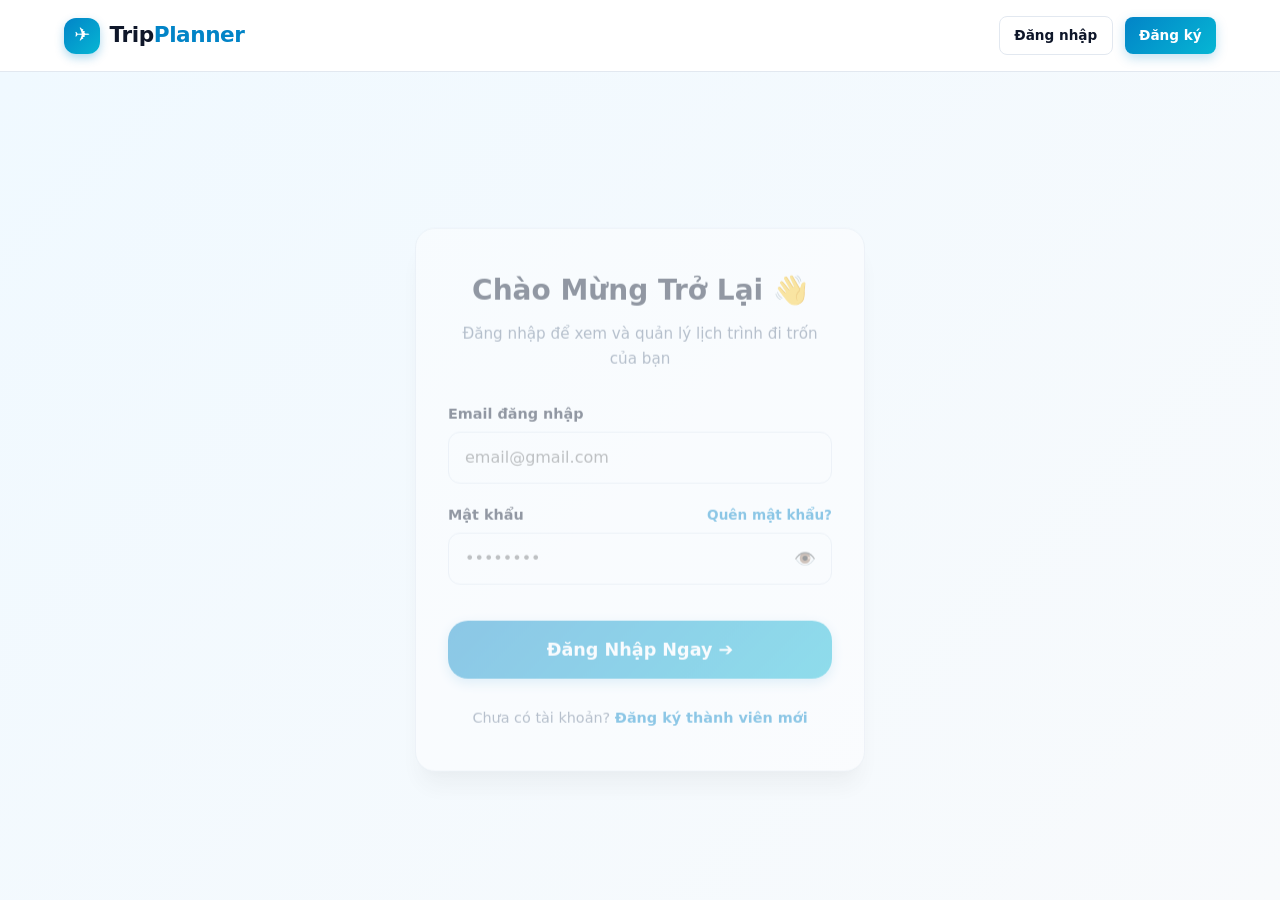
<file: itinerary.html>
<!DOCTYPE html>
<html lang="vi">

<head>
  <meta charset="UTF-8">
  <meta name="viewport" content="width=device-width, initial-scale=1.0">
  <meta name="description" content="Quản lý danh sách chuyến đi đã tạo, theo dõi chi tiêu thực tế và danh mục chuẩn bị hành lý.">
  <title>Lịch Trình Của Tôi - Smart Trip Planner</title>
  
  <!-- CSS Stylesheets -->
  <link rel="stylesheet" href="assets/css/style.css">
  <link rel="stylesheet" href="assets/css/animation.css">
  <link rel="stylesheet" href="assets/css/responsive.css">
  <link rel="stylesheet" href="assets/css/itinerary.css">
</head>
<body>

  <!-- Header & Navbar (Khang) -->
  <header class="site-header">
    <div class="container">
      <nav class="navbar">
        <a href="index.html" class="brand-logo">
          <div class="logo-icon">✈️</div>
          <span>Trip<span>Planner</span></span>
        </a>

        <ul class="nav-links">
          <li><a href="index.html" class="nav-link">Trang chủ</a></li>
          <li><a href="destinations.html" class="nav-link">Khám phá</a></li>
          <li><a href="planner.html" class="nav-link">Lập lịch trình</a></li>
          <li><a href="itinerary.html" class="nav-link active">Lịch trình của tôi</a></li>
        </ul>

        <div class="nav-actions">
          <a href="login.html" class="btn btn-outline btn-sm">Đăng nhập</a>
        </div>

        <button class="mobile-toggle" aria-label="Toggle navigation">☰</button>
      </nav>
    </div>
  </header>

  <!-- Page Title (Huy) -->
  <div style="background: linear-gradient(180deg, #f0f9ff 0%, #f8fafc 100%); padding: 3rem 0; border-bottom: 1px solid var(--border-light);">
    <div class="container">
      <div style="display: flex; justify-content: space-between; align-items: center; flex-wrap: wrap; gap: 1.5rem;">
        <div>
          <span class="section-tag">Quản Lý Chuyến Đi</span>
          <h1 class="section-title" style="margin-bottom: 0.5rem;">Lịch Trình Của Tôi 🧳</h1>
          <p class="section-subtitle">Danh sách chuyến đi, theo dõi chi tiêu và danh mục chuẩn bị hành lý.</p>
        </div>
        <div style="display: flex; gap: 0.75rem;">
          <button class="btn btn-outline btn-lg" onclick="window.print()">
            🖨️ Xuất In / PDF
          </button>
          <a href="planner.html" class="btn btn-primary btn-lg">
            + Tạo chuyến đi mới 🚀
          </a>
        </div>
      </div>
    </div>
  </div>

  <!-- Main Content (Huy) -->
  <main class="container section" style="padding-top: 2rem;">
    <!-- Navigation Tabs -->
    <div class="tab-nav-bar">
      <button class="itinerary-tab-btn active" data-target="tabTrips">
        🗺️ Chuyến Đi Đã Lưu
      </button>
      <button class="itinerary-tab-btn" data-target="tabExpenses">
        💰 Sổ Chi Tiêu Thực Tế
      </button>
      <button class="itinerary-tab-btn" data-target="tabChecklist">
        📝 Checklist Hành Lý
      </button>
    </div>

    <!-- TAB 1: DANH SÁCH CHUYẾN ĐI -->
    <div class="itinerary-tab-pane" id="tabTrips">
      <div id="myTripsList">
        <!-- Rendered dynamically by itinerary.js -->
      </div>

      <div id="noTripsSaved" style="display: none; text-align: center; padding: 5rem 1rem; background: var(--bg-surface); border: 2px dashed var(--border-light); border-radius: var(--radius-lg);">
        <div style="font-size: 3.5rem; margin-bottom: 1rem;">🌴</div>
        <h3 style="font-size: 1.35rem; font-weight: 800;">Bạn chưa lưu chuyến đi nào!</h3>
        <p style="color: var(--text-muted); margin: 0.75rem auto 1.75rem auto; max-width: 400px;">
          Hãy vào phần Lập lịch trình để tạo ngay kế hoạch đi trốn và lưu lại tại đây nhé.
        </p>
        <a href="planner.html" class="btn btn-primary">Bắt đầu tạo lịch trình ngay 🚀</a>
      </div>
    </div>

    <!-- TAB 2: SỔ CHI TIÊU THỰC TẾ (EXPENSE TRACKER) -->
    <div class="itinerary-tab-pane" id="tabExpenses" style="display: none;">
      <div style="display: grid; grid-template-columns: 1fr 2fr; gap: 2rem; align-items: flex-start;">
        <!-- Add Expense Form -->
        <div class="card" style="padding: 1.75rem;">
          <h3 style="font-size: 1.2rem; font-weight: 800; margin-bottom: 1.25rem;">➕ Ghi Nhận Chi Tiêu</h3>
          <form id="addExpenseForm">
            <div class="form-group">
              <label class="form-label" for="expTitle">Tên khoản chi</label>
              <input type="text" id="expTitle" class="form-control" placeholder="Tiền xăng, bữa tối, vé cáp treo..." required>
            </div>

            <div class="form-group">
              <label class="form-label" for="expAmount">Số tiền (VNĐ)</label>
              <input type="number" id="expAmount" class="form-control" placeholder="150000" step="10000" required>
            </div>

            <div class="form-group">
              <label class="form-label" for="expCategory">Phân loại danh mục</label>
              <select id="expCategory" class="form-control">
                <option value="Ăn uống">🍜 Ăn uống & Ẩm thực</option>
                <option value="Lưu trú">🏨 Phòng khách sạn / Homestay</option>
                <option value="Di chuyển">🛵 Xăng xe / Thuê xe / Vé xe</option>
                <option value="Vé tham quan">🎟️ Vé vào cổng / Tour trải nghiệm</option>
                <option value="Mua sắm & Quà">🎁 Quà lưu niệm & Mua sắm</option>
              </select>
            </div>

            <button type="submit" class="btn btn-primary" style="width: 100%; margin-top: 0.5rem;">
              Thêm khoản chi 💵
            </button>
          </form>
        </div>

        <!-- Expenses Table & Total -->
        <div>
          <div style="background: var(--bg-surface); padding: 1.25rem 1.5rem; border-radius: var(--radius-lg); border: 1px solid var(--border-light); margin-bottom: 1.5rem; display: flex; justify-content: space-between; align-items: center;">
            <div>
              <div style="font-size: 0.85rem; color: var(--text-muted);">Tổng chi tiêu thực tế đã ghi nhận:</div>
              <div style="font-size: 1.85rem; font-weight: 800; color: var(--accent);" id="expenseTotalSpent">0 đ</div>
            </div>
            <span class="badge badge-secondary" style="font-size: 0.9rem; padding: 0.4rem 0.8rem;">Đã đồng bộ LocalStorage</span>
          </div>

          <table class="expense-table">
            <thead>
              <tr>
                <th>STT</th>
                <th>Khoản chi</th>
                <th>Danh mục</th>
                <th>Ngày chi</th>
                <th>Số tiền</th>
                <th style="text-align: center;">Thao tác</th>
              </tr>
            </thead>
            <tbody id="expenseTableBody">
              <!-- Rendered by JS -->
            </tbody>
          </table>
        </div>
      </div>
    </div>

    <!-- TAB 3: CHECKLIST HÀNH LÝ -->
    <div class="itinerary-tab-pane" id="tabChecklist" style="display: none;">
      <div style="display: grid; grid-template-columns: 1.2fr 0.8fr; gap: 2.5rem; align-items: flex-start;">
        <!-- Checklist Items List -->
        <div class="card" style="padding: 2rem;">
          <div style="display: flex; justify-content: space-between; align-items: center; margin-bottom: 0.5rem;">
            <h3 style="font-size: 1.25rem; font-weight: 800;">🎒 Danh Sách Đồ Cần Mang</h3>
            <span id="checklistProgressText" style="font-size: 0.9rem; font-weight: 700; color: var(--primary);">0%</span>
          </div>

          <!-- Progress Bar -->
          <div class="progress-bar-wrap">
            <div class="progress-bar-fill" id="checklistProgressBar" style="width: 0%;"></div>
          </div>

          <div id="checklistContainer" style="margin-top: 1.5rem;">
            <!-- Rendered by JS -->
          </div>
        </div>

        <!-- Add Custom Item Form -->
        <div class="card" style="padding: 1.75rem;">
          <h3 style="font-size: 1.15rem; font-weight: 800; margin-bottom: 1.25rem;">➕ Thêm Vật Dụng Mới</h3>
          <form id="addChecklistForm">
            <div class="form-group">
              <label class="form-label" for="chkItemName">Tên món đồ</label>
              <input type="text" id="chkItemName" class="form-control" placeholder="Kính râm, sạc tai nghe, dù..." required>
            </div>

            <div class="form-group">
              <label class="form-label" for="chkItemCategory">Nhóm đồ</label>
              <select id="chkItemCategory" class="form-control">
                <option value="Giấy tờ tùy thân">📄 Giấy tờ tùy thân</option>
                <option value="Đồ điện tử">📱 Đồ điện tử & Công nghệ</option>
                <option value="Trang phục">👕 Trang phục & Giày dép</option>
                <option value="Y tế & Cá nhân">💊 Y tế & Đồ dùng cá nhân</option>
                <option value="Khác">🎒 Đồ dùng khác</option>
              </select>
            </div>

            <button type="submit" class="btn btn-primary" style="width: 100%; margin-top: 0.5rem;">
              Thêm vào danh sách 📋
            </button>
          </form>
        </div>
      </div>
    </div>
  </main>

  <!-- Footer (Khang) -->
  <footer class="site-footer">
    <div class="container">
      <div class="footer-bottom" style="border-top: none;">
        <p>&copy; 2026 Smart Trip Planner.</p>
        <p><a href="index.html" style="color: #38bdf8;">Về trang chủ</a></p>
      </div>
    </div>
  </footer>

  <!-- Scripts -->
  <script src="assets/js/data.js"></script>
  <script src="assets/js/main.js"></script>
  <script src="assets/js/itinerary.js"></script>
</body>
</html>
</file>
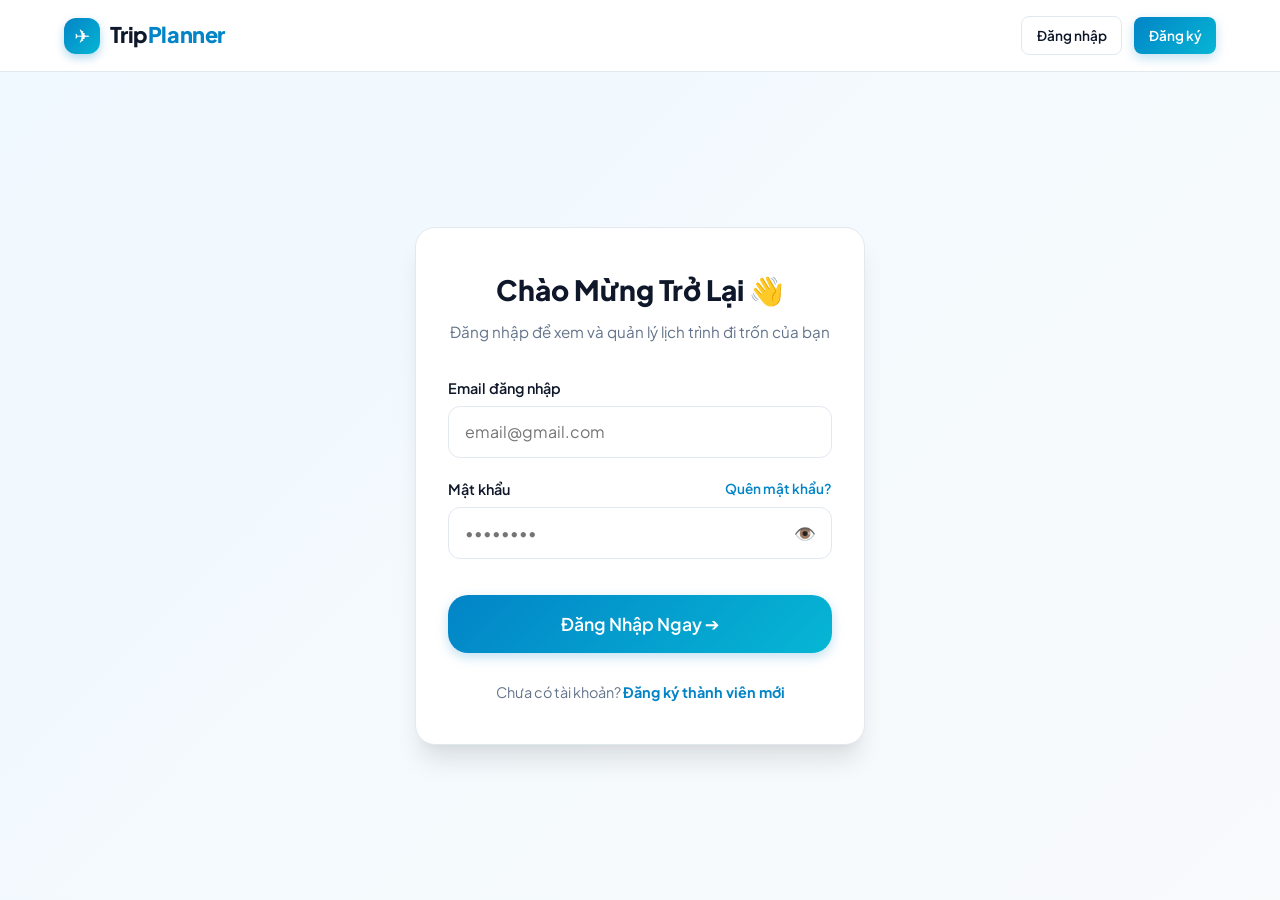
<file: login.html>
<!doctype html>
<html lang="vi">

  <head>
    <meta charset="UTF-8" />
    <meta name="viewport" content="width=device-width, initial-scale=1.0" />
    <meta
      name="description"
      content="Đăng nhập tài khoản Smart Trip Planner để quản lý các chuyến đi của bạn."
    />
    <title>Đăng Nhập - Smart Trip Planner</title>

    <!-- CSS Stylesheets -->
    <link rel="stylesheet" href="assets/css/style.css?v=2.2" />
    <link rel="stylesheet" href="assets/css/animation.css?v=2.2" />
    <link rel="stylesheet" href="assets/css/responsive.css?v=2.2" />
    <link rel="stylesheet" href="assets/css/auth.css?v=2.2" />
  </head>
  <body>
    <!-- Header (Khang) -->
    <header class="site-header">
      <div class="container">
        <nav class="navbar">
          <a href="index.html" class="brand-logo">
            <div class="logo-icon">✈️</div>
            <span>Trip<span>Planner</span></span>
          </a>
          <div class="nav-actions">
            <a href="register.html" class="btn btn-primary btn-sm"
              >Đăng ký tài khoản</a
            >
          </div>
        </nav>
      </div>
    </header>

    <!-- Auth Content (Huy & Khang) -->
    <main class="auth-page-wrapper">
      <div class="auth-card animate-fade-in-up" id="loginCard">
        <div class="auth-header">
          <h1 class="auth-title">Chào Mừng Trở Lại 👋</h1>
          <p class="auth-subtitle">
            Đăng nhập để xem và quản lý lịch trình đi trốn của bạn
          </p>
        </div>

        <!-- Khung thông báo lỗi trực tiếp bên trong form -->
        <div id="loginAlert" class="auth-alert error" style="display: none">
          <span class="auth-alert-icon">⚠️</span>
          <span id="loginAlertText" class="auth-alert-text"
            >Email hoặc mật khẩu không chính xác!</span
          >
        </div>

        <form id="loginForm" onsubmit="handleLoginSubmit(event)">
          <div class="form-group">
            <label class="form-label" for="loginEmail">Email đăng nhập</label>
            <input
              type="email"
              id="loginEmail"
              class="form-control"
              placeholder="email@gmail.com"
              required
              autocomplete="email"
            />
          </div>

          <div class="form-group">
            <div
              style="
                display: flex;
                justify-content: space-between;
                align-items: center;
              "
            >
              <label class="form-label" for="loginPassword">Mật khẩu</label>
              <a
                href="javascript:void(0)"
                onclick="openForgotPasswordModal()"
                style="
                  font-size: 0.85rem;
                  color: var(--primary);
                  font-weight: 600;
                  text-decoration: none;
                "
                >Quên mật khẩu?</a
              >
            </div>
            <div class="password-input-group">
              <input
                type="password"
                id="loginPassword"
                class="form-control"
                placeholder="••••••••"
                required
                autocomplete="current-password"
              />
              <button
                type="button"
                class="password-toggle-btn"
                onclick="togglePasswordVisibility('loginPassword', this)"
              >
                👁️
              </button>
            </div>
          </div>

          <button
            type="submit"
            class="btn btn-primary btn-lg"
            style="width: 100%; margin-top: 1rem"
            id="btnLoginSubmit"
          >
            Đăng Nhập Ngay ➔
          </button>
        </form>

        <div class="auth-footer-text">
          Chưa có tài khoản? <a href="register.html">Đăng ký thành viên mới</a>
        </div>
      </div>
    </main>

    <!-- Modal Quên Mật Khẩu -->
    <div
      id="forgotPasswordModal"
      class="auth-modal-overlay"
      style="display: none"
    >
      <div class="auth-modal-dialog">
        <div class="auth-modal-header">
          <h3>🔒 Khôi Phục Mật Khẩu</h3>
          <button
            type="button"
            class="auth-modal-close"
            onclick="closeForgotPasswordModal()"
          >
            &times;
          </button>
        </div>
        <div class="auth-modal-body">
          <!-- Bước 1: Nhập Email -->
          <div id="forgotStep1">
            <p
              style="
                color: var(--text-muted);
                font-size: 0.9rem;
                margin-bottom: 1.25rem;
              "
            >
              Nhập địa chỉ email đăng ký tài khoản của bạn. Hệ thống sẽ gửi mã
              xác nhận OTP gồm 6 chữ số để bạn đặt lại mật khẩu mới.
            </p>
            <div
              id="forgotAlertStep1"
              class="auth-alert error"
              style="display: none"
            >
              <span class="auth-alert-icon">⚠️</span>
              <span class="auth-alert-text" id="forgotAlertStep1Text"></span>
            </div>
            <form id="forgotFormStep1" onsubmit="handleSendOtp(event)">
              <div class="form-group">
                <label class="form-label" for="forgotEmail"
                  >Email đã đăng ký</label
                >
                <input
                  type="email"
                  id="forgotEmail"
                  class="form-control"
                  placeholder="khang@gmail.com"
                  required
                />
              </div>
              <button
                type="submit"
                class="btn btn-primary btn-lg"
                style="width: 100%; margin-top: 0.5rem"
                id="btnSendOtp"
              >
                Gửi Mã Xác Nhận OTP ➔
              </button>
            </form>
          </div>

          <!-- Bước 2: Nhập OTP & Đặt mật khẩu mới -->
          <div id="forgotStep2" style="display: none">
            <div class="otp-notice-box">
              <p
                style="
                  margin: 0;
                  font-size: 0.95rem;
                  color: #065f46;
                  font-weight: 600;
                "
              >
                📩 Mã OTP khôi phục đã gửi đến Gmail: <br />
                <strong
                  id="displayTargetEmail"
                  style="font-size: 1.05rem; color: #047857"
                ></strong>
              </p>
              <div
                style="
                  margin-top: 0.75rem;
                  font-size: 0.85rem;
                  color: #047857;
                  background: #e6f4ea;
                  padding: 0.5rem 0.75rem;
                  border-radius: 8px;
                "
              >
                👉 Vui lòng mở hộp thư Gmail của bạn để lấy mã OTP 6 số.
              </div>
            </div>
            <div
              id="forgotAlertStep2"
              class="auth-alert error"
              style="display: none"
            >
              <span class="auth-alert-icon">⚠️</span>
              <span id="forgotAlertStep2Text" class="auth-alert-text"></span>
            </div>
            <form id="forgotFormStep2" onsubmit="handleResetPassword(event)">
              <div class="form-group">
                <label class="form-label" for="forgotOtp"
                  >Nhập mã OTP từ Gmail (6 chữ số)</label
                >
                <input
                  type="text"
                  id="forgotOtp"
                  class="form-control"
                  placeholder="______"
                  maxlength="6"
                  pattern="[0-9]{6}"
                  required
                  style="
                    letter-spacing: 6px;
                    font-weight: bold;
                    font-size: 1.25rem;
                    text-align: center;
                  "
                />
              </div>
              <div class="form-group">
                <label class="form-label" for="forgotNewPassword"
                  >Mật khẩu mới</label
                >
                <div class="password-input-group">
                  <input
                    type="password"
                    id="forgotNewPassword"
                    class="form-control"
                    placeholder="Tối thiểu 6 ký tự"
                    minlength="6"
                    required
                  />
                  <button
                    type="button"
                    class="password-toggle-btn"
                    onclick="
                      togglePasswordVisibility('forgotNewPassword', this)
                    "
                  >
                    👁️
                  </button>
                </div>
              </div>
              <div class="form-group">
                <label class="form-label" for="forgotConfirmPassword"
                  >Xác nhận mật khẩu mới</label
                >
                <div class="password-input-group">
                  <input
                    type="password"
                    id="forgotConfirmPassword"
                    class="form-control"
                    placeholder="Nhập lại mật khẩu mới"
                    minlength="6"
                    required
                  />
                  <button
                    type="button"
                    class="password-toggle-btn"
                    onclick="
                      togglePasswordVisibility('forgotConfirmPassword', this)
                    "
                  >
                    👁️
                  </button>
                </div>
              </div>
              <div style="display: flex; gap: 0.75rem; margin-top: 1rem">
                <button
                  type="button"
                  class="btn btn-secondary"
                  style="flex: 1"
                  onclick="backToStep1()"
                >
                  Quay lại
                </button>
                <button
                  type="submit"
                  class="btn btn-primary"
                  style="flex: 2"
                  id="btnConfirmReset"
                >
                  Đổi Mật Khẩu ➔
                </button>
              </div>
            </form>
          </div>
        </div>
      </div>
    </div>

    <!-- Scripts -->
    <script src="assets/js/main.js?v=2.2"></script>
    <script src="assets/js/auth.js?v=2.2"></script>
  </body>
</html>
</file>
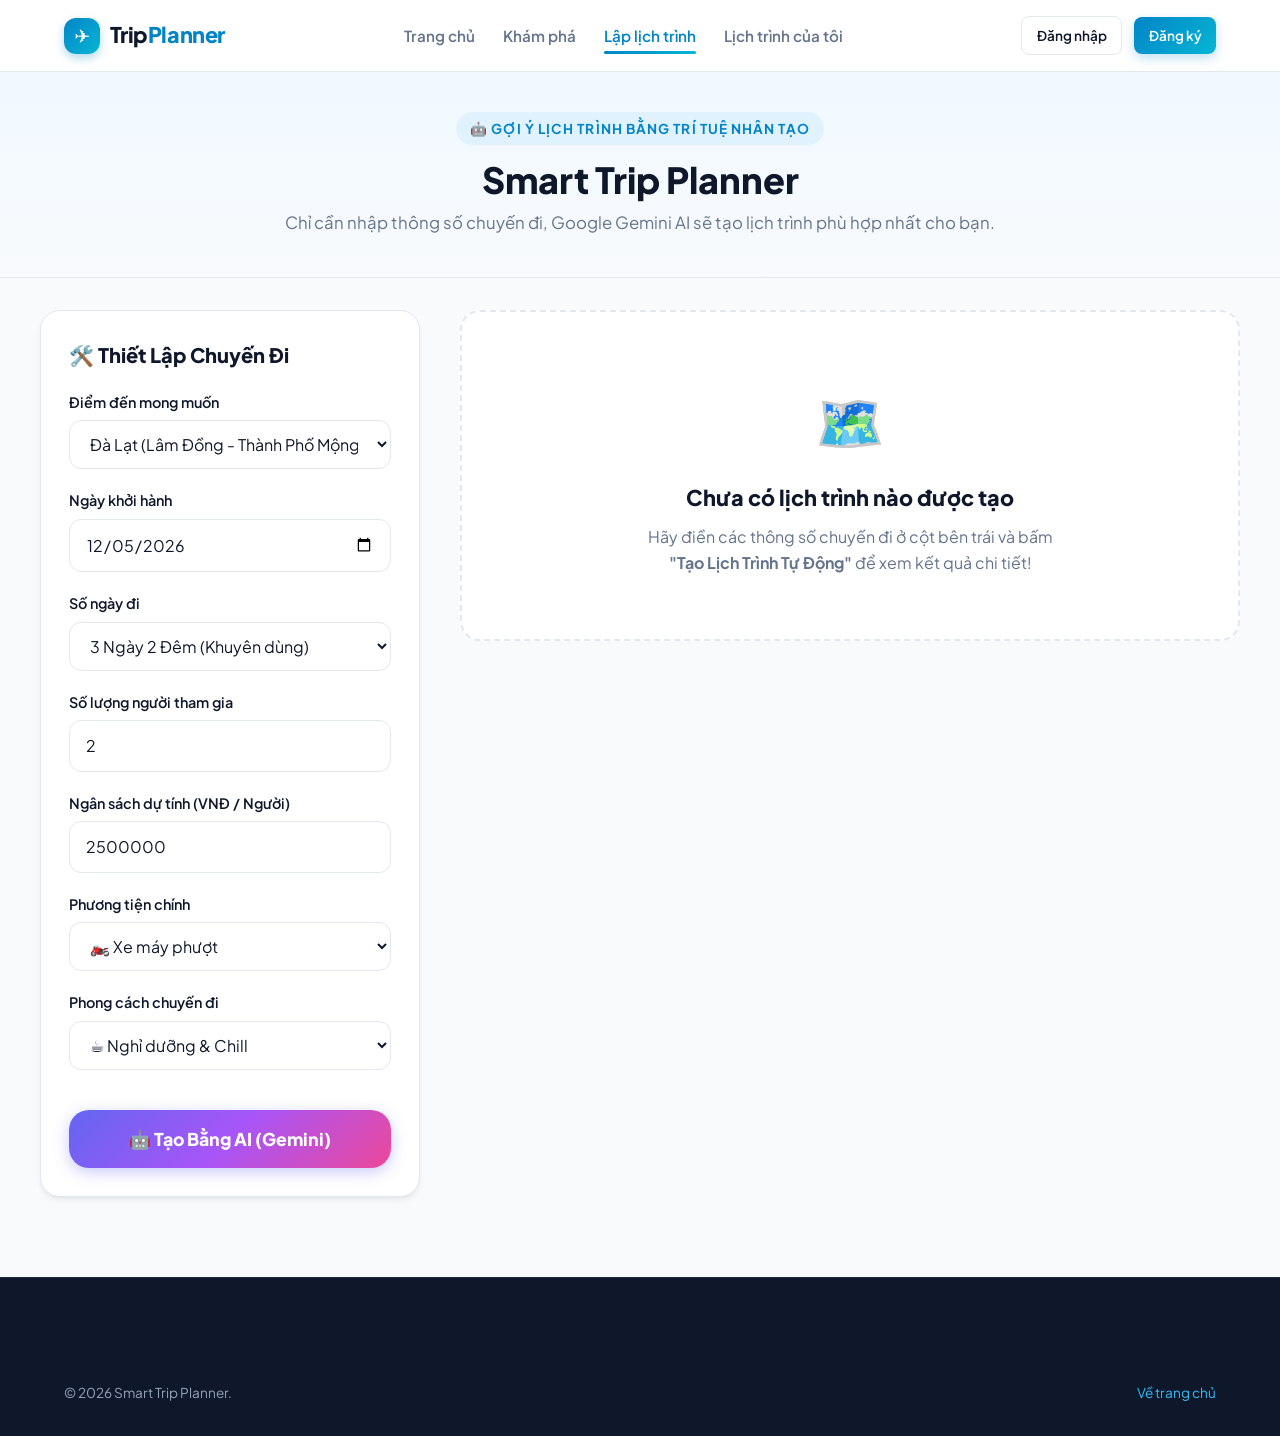
<file: planner.html>
<!DOCTYPE html>
<html lang="vi">

<head>
  <meta charset="UTF-8">
  <meta name="viewport" content="width=device-width, initial-scale=1.0">
  <meta name="description" content="Tự động tạo lịch trình du lịch thông minh, tối ưu ngân sách và thời gian theo từng buổi trong ngày.">
  <title>Smart Planner - Lập Lịch Trình Thông Minh</title>
  
  <!-- CSS Stylesheets -->
  <link rel="stylesheet" href="assets/css/style.css">
  <link rel="stylesheet" href="assets/css/animation.css">
  <link rel="stylesheet" href="assets/css/responsive.css">
  <link rel="stylesheet" href="assets/css/planner.css">
</head>
<body>

  <!-- Header & Navbar (Khang) -->
  <header class="site-header">
    <div class="container">
      <nav class="navbar">
        <a href="index.html" class="brand-logo">
          <div class="logo-icon">✈️</div>
          <span>Trip<span>Planner</span></span>
        </a>

        <ul class="nav-links">
          <li><a href="index.html" class="nav-link">Trang chủ</a></li>
          <li><a href="destinations.html" class="nav-link">Khám phá</a></li>
          <li><a href="planner.html" class="nav-link active">Lập lịch trình</a></li>
          <li><a href="itinerary.html" class="nav-link">Lịch trình của tôi</a></li>
        </ul>

        <div class="nav-actions">
          <a href="login.html" class="btn btn-outline btn-sm">Đăng nhập</a>
        </div>

        <button class="mobile-toggle" aria-label="Toggle navigation">☰</button>
      </nav>
    </div>
  </header>

  <!-- Page Header (Nguyên) -->
  <div style="background: linear-gradient(180deg, #f0f9ff 0%, #f8fafc 100%); padding: 2.5rem 0; border-bottom: 1px solid var(--border-light);">
    <div class="container" style="text-align: center;">
      <span class="section-tag">🤖 Gợi Ý Lịch Trình Bằng Trí Tuệ Nhân Tạo</span>
      <h1 class="section-title" style="margin-bottom: 0.5rem;">Smart Trip Planner</h1>
      <p class="section-subtitle">Chỉ cần nhập thông số chuyến đi, Google Gemini AI sẽ tạo lịch trình phù hợp nhất cho bạn.</p>
    </div>
  </div>

  <!-- Main Content (Nguyên) -->
  <main class="container section" style="padding-top: 0;">
    <div class="planner-layout">
      <!-- Left Column: Form Controls -->
      <div class="form-card">
        <h2 style="font-size: 1.25rem; font-weight: 800; margin-bottom: 1.25rem;">🛠️ Thiết Lập Chuyến Đi</h2>
        
        <form id="smartPlannerForm">
          <div class="form-group">
            <label class="form-label" for="planDestination">Điểm đến mong muốn</label>
            <select id="planDestination" class="form-control" required>
              <optgroup label="🏔️ Miền Bắc (Tây Bắc & Đông Bắc)">
                <option value="sapa">Sa Pa (Lào Cai)</option>
                <option value="hagiang">Hà Giang (Cực Bắc)</option>
                <option value="ninhbinh">Ninh Bình (Tràng An - Tam Cốc)</option>
                <option value="halong">Vịnh Hạ Long (Quảng Ninh)</option>
                <option value="taxua">Tà Xùa (Sơn La - Săn Mây)</option>
                <option value="mocchau">Mộc Châu (Sơn La - Đồi Chè)</option>
                <option value="caobang">Cao Bằng (Thác Bản Giốc)</option>
                <option value="hanoi">Hà Nội (Thủ Đô 36 Phố Phường)</option>
                <option value="maichau">Mai Châu (Hòa Bình)</option>
                <option value="coto">Đảo Cô Tô (Quảng Ninh)</option>
                <option value="catba">Cát Bà (Hải Phòng - Vịnh Lan Hạ)</option>
                <option value="tamdao">Tam Đảo (Vĩnh Phúc)</option>
              </optgroup>

              <optgroup label="🏖️ Miền Trung & Tây Nguyên">
                <option value="dalat" selected>Đà Lạt (Lâm Đồng - Thành Phố Mộng Mơ)</option>
                <option value="danang">Đà Nẵng & Hội An (Hành Trình Di Sản)</option>
                <option value="hue">Huế (Cố Đô Trầm Mặc)</option>
                <option value="quynhon">Quy Nhơn (Bình Định - Kỳ Co & Eo Gió)</option>
                <option value="nhatrang">Nha Trang (Khánh Hòa - Vịnh Biển San Hô)</option>
                <option value="phuyen">Phú Yên (Xứ Hoa Vàng Trên Cỏ Xanh)</option>
                <option value="quangbinh">Quảng Bình (Phong Nha & Kẻ Bàng)</option>
                <option value="mangden">Măng Đen (Kon Tum - Đại Ngàn Chữa Lành)</option>
                <option value="buonmathuot">Buôn Ma Thuột (Đắk Lắk - Thủ Phủ Cà Phê)</option>
                <option value="phanthiet">Phan Thiết & Mũi Né (Bình Thuận - Đồi Cát)</option>
                <option value="ninhthuan">Ninh Thuận (Vịnh Vĩnh Hy & Vườn Nho)</option>
              </optgroup>

              <optgroup label="🌴 Miền Nam & Biển Đảo">
                <option value="phuquoc">Phú Quốc (Kiên Giang - Đảo Ngọc)</option>
                <option value="condao">Côn Đảo (Bà Rịa - Vũng Tàu)</option>
                <option value="vungtau">Vũng Tàu (Đi Trốn Cuối Tuần)</option>
                <option value="cantho">Cần Thơ (Sông Nước & Chợ Nổi Cái Răng)</option>
                <option value="tayninh">Tây Ninh (Nóc Nhà Nam Bộ Núi Bà Đen)</option>
                <option value="angiang">An Giang (Rừng Tràm Trà Sư & Châu Đốc)</option>
                <option value="saigon">TP. Hồ Chí Minh (Sài Gòn Sôi Động)</option>
              </optgroup>

              <optgroup label="✨ Khác">
                <option value="custom">✍️ Tự nhập điểm đến bất kỳ khác...</option>
              </optgroup>
            </select>

            <div id="customDestWrap" style="display: none; margin-top: 0.75rem;">
              <input type="text" id="customDestInput" class="form-control" placeholder="Nhập tên địa điểm bạn muốn đi (VD: Đảo Lý Sơn, Măng Đen, Bangkok...)">
            </div>
          </div>

          <div class="form-group">
            <label class="form-label" for="planStartDate">Ngày khởi hành</label>
            <input type="date" id="planStartDate" class="form-control" required>
          </div>

          <div class="form-group">
            <label class="form-label" for="planDays">Số ngày đi</label>
            <select id="planDays" class="form-control">
              <option value="2">2 Ngày 1 Đêm</option>
              <option value="3" selected>3 Ngày 2 Đêm (Khuyên dùng)</option>
              <option value="4">4 Ngày 3 Đêm</option>
            </select>
          </div>

          <div class="form-group">
            <label class="form-label" for="planPeople">Số lượng người tham gia</label>
            <input type="number" id="planPeople" class="form-control" value="2" min="1" max="20" required>
          </div>

          <div class="form-group">
            <label class="form-label" for="planBudget">Ngân sách dự tính (VNĐ / Người)</label>
            <input type="number" id="planBudget" class="form-control" value="2500000" step="100000" required>
          </div>

          <div class="form-group">
            <label class="form-label" for="planVehicle">Phương tiện chính</label>
            <select id="planVehicle" class="form-control">
              <option value="motorbike">🏍️ Xe máy phượt</option>
              <option value="coach">🚌 Xe khách giường nằm</option>
              <option value="airplane">✈️ Máy bay</option>
            </select>
          </div>

          <div class="form-group">
            <label class="form-label" for="planStyle">Phong cách chuyến đi</label>
            <select id="planStyle" class="form-control">
              <option value="chill">☕ Nghỉ dưỡng & Chill</option>
              <option value="adventure">🏍️ Khám phá mạo hiểm</option>
              <option value="foodie">🍜 Thiên đường ẩm thực</option>
            </select>
          </div>

          <button type="button" class="btn btn-lg" style="width: 100%; margin-top: 1.25rem; background: linear-gradient(135deg, #6366f1 0%, #a855f7 50%, #ec4899 100%); color: #ffffff; border: none; font-weight: 800; box-shadow: 0 4px 15px rgba(99, 102, 241, 0.35);" id="btnGenerateAI">
            🤖 Tạo Bằng AI (Gemini)
          </button>
        </form>
      </div>

      <!-- Right Column: Result Itinerary -->
      <div id="plannerResultsArea">
        <!-- Loading State -->
        <div id="plannerLoading" class="loading-spinner-box">
          <div style="font-size: 3rem; margin-bottom: 1rem;" class="animate-spin">⚙️</div>
          <h3 style="font-size: 1.35rem; font-weight: 800;">Đang tối ưu lịch trình và tính toán ngân sách...</h3>
          <p style="color: var(--text-muted); margin-top: 0.5rem;">Hệ thống đang chấm điểm các địa điểm và phân bổ hoạt động sáng, trưa, chiều, tối khoa học nhất.</p>
        </div>

        <!-- Initial Placeholder State -->
        <div id="plannerEmpty" style="text-align: center; padding: 4rem 1rem; background: var(--bg-surface); border: 2px dashed var(--border-light); border-radius: var(--radius-lg);">
          <div style="font-size: 3.5rem; margin-bottom: 1rem;">🗺️</div>
          <h3 style="font-size: 1.35rem; font-weight: 800;">Chưa có lịch trình nào được tạo</h3>
          <p style="color: var(--text-muted); margin-top: 0.5rem; max-width: 440px; margin-left: auto; margin-right: auto;">
            Hãy điền các thông số chuyến đi ở cột bên trái và bấm <strong>"Tạo Lịch Trình Tự Động"</strong> để xem kết quả chi tiết!
          </p>
        </div>

        <!-- Generated Result Content -->
        <div id="plannerResultContent" style="display: none;">
          <!-- Budget Summary -->
          <div class="budget-summary-badge" id="budgetSummaryBox">
            <div>
              <span>📊 Tổng chi phí dự tính: </span>
              <span id="resTotalCost" style="color: var(--accent); font-size: 1.15rem;">0 đ / người</span>
            </div>
            <div id="resBudgetStatus">
              <!-- Status message -->
            </div>
          </div>

          <!-- Days List Container -->
          <div id="resDaysContainer">
            <!-- Rendered by JS -->
          </div>

          <!-- Action Buttons -->
          <div style="display: flex; gap: 1rem; margin-top: 2rem; flex-wrap: wrap;">
            <button class="btn btn-primary btn-lg" id="btnSaveTrip" style="flex: 1; min-width: 240px;">
              💾 Lưu Vào "Lịch Trình Của Tôi"
            </button>
            <button class="btn btn-outline btn-lg" onclick="window.print()">
              🖨️ In / Xuất PDF
            </button>
          </div>
        </div>
      </div>
    </div>
  </main>

  <!-- Footer (Khang) -->
  <footer class="site-footer">
    <div class="container">
      <div class="footer-bottom" style="border-top: none;">
        <p>&copy; 2026 Smart Trip Planner.</p>
        <p><a href="index.html" style="color: #38bdf8;">Về trang chủ</a></p>
      </div>
    </div>
  </footer>

  <!-- Scripts -->
  <script src="assets/js/data.js"></script>
  <script src="assets/js/main.js"></script>
  <script src="assets/js/planner.js"></script>
</body>
</html>
</file>
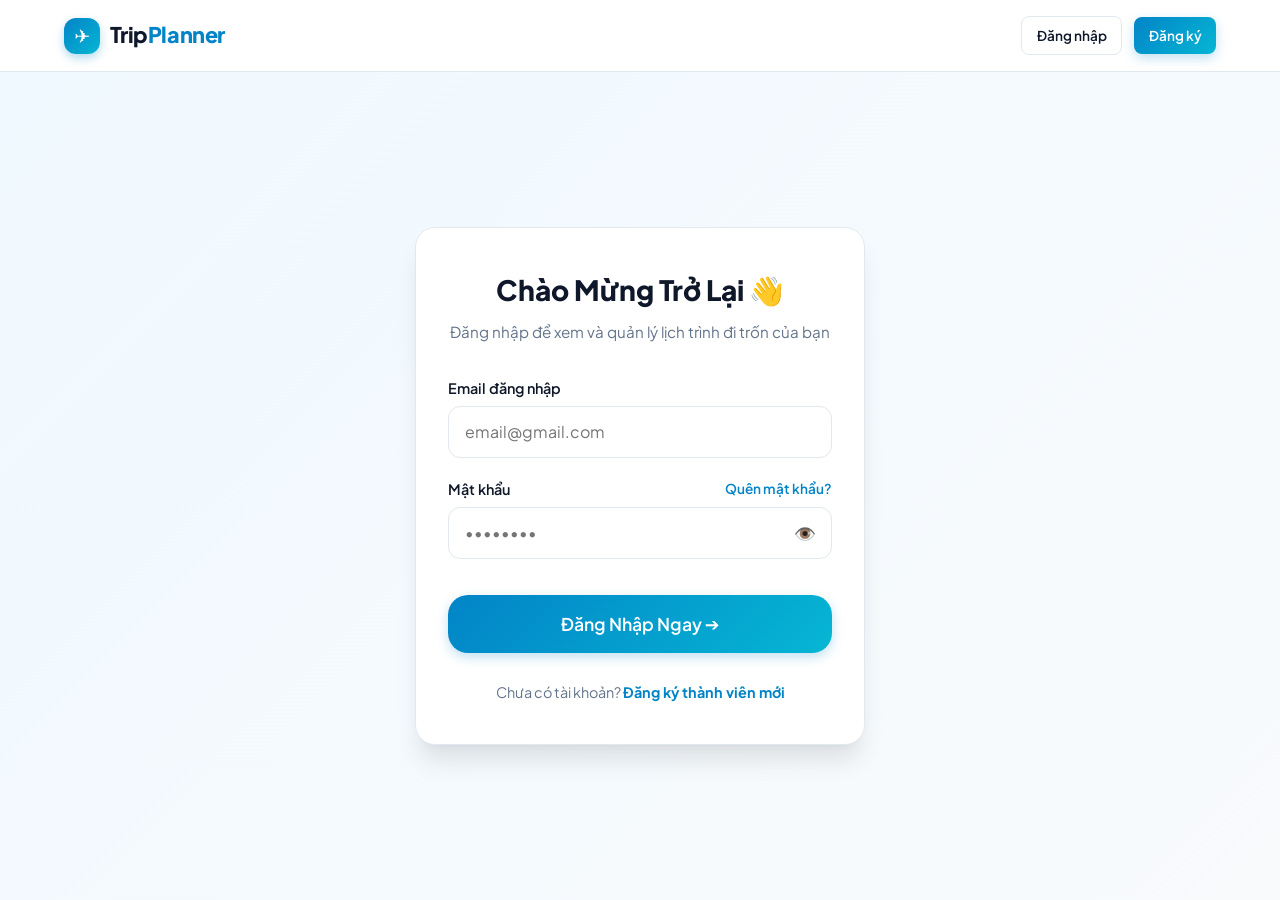
<file: profile.html>
<!DOCTYPE html>
<html lang="vi">

<head>
  <meta charset="UTF-8">
  <meta name="viewport" content="width=device-width, initial-scale=1.0">
  <meta name="description" content="Quản lý hồ sơ người dùng, các địa điểm du lịch yêu thích và thông tin cá nhân.">
  <title>Hồ Sơ Cá Nhân - Smart Trip Planner</title>
  
  <!-- CSS Stylesheets -->
  <link rel="stylesheet" href="assets/css/style.css">
  <link rel="stylesheet" href="assets/css/animation.css">
  <link rel="stylesheet" href="assets/css/responsive.css">
  <link rel="stylesheet" href="assets/css/profile.css">
</head>
<body>

  <!-- Header & Navbar (Khang) -->
  <header class="site-header">
    <div class="container">
      <nav class="navbar">
        <a href="index.html" class="brand-logo">
          <div class="logo-icon">✈️</div>
          <span>Trip<span>Planner</span></span>
        </a>

        <ul class="nav-links">
          <li><a href="index.html" class="nav-link">Trang chủ</a></li>
          <li><a href="destinations.html" class="nav-link">Khám phá</a></li>
          <li><a href="planner.html" class="nav-link">Lập lịch trình</a></li>
          <li><a href="itinerary.html" class="nav-link">Lịch trình của tôi</a></li>
        </ul>

        <div class="nav-actions">
          <!-- Handled by main.js -->
        </div>

        <button class="mobile-toggle" aria-label="Toggle navigation">☰</button>
      </nav>
    </div>
  </header>

  <!-- Page Header (Vương & Khiêm) -->
  <div style="background: linear-gradient(180deg, #f0f9ff 0%, #f8fafc 100%); padding: 2.5rem 0; border-bottom: 1px solid var(--border-light);">
    <div class="container">
      <span class="section-tag">Tài Khoản & Cá Nhân</span>
      <h1 class="section-title" style="margin-bottom: 0.5rem;">Hồ Sơ Cá Nhân 👤</h1>
      <p class="section-subtitle">Quản lý thông tin tài khoản và danh sách các địa điểm đã thả tim yêu thích.</p>
    </div>
  </div>

  <!-- Main Content (Vương & Khiêm) -->
  <main class="container section" style="padding-top: 0;">
    <div class="profile-layout">
      <!-- Left Column: Profile Card -->
      <div class="profile-card">
        <div class="avatar-large" id="profileAvatar">K</div>
        <h2 style="font-size: 1.35rem; font-weight: 800; margin-bottom: 0.25rem;" id="profileName">Khang</h2>
        <p style="color: var(--text-muted); font-size: 0.9rem; margin-bottom: 1rem;" id="profileEmail">khang@gmail.com</p>
        
        <div class="stats-badge-grid">
          <div class="stat-item">
            <div class="stat-number" id="statTripsCount">0</div>
            <div class="stat-label">Chuyến đi đã lập</div>
          </div>
          <div class="stat-item">
            <div class="stat-number" id="statFavsCount">0</div>
            <div class="stat-label">Địa điểm yêu thích</div>
          </div>
        </div>

        <div style="margin-top: 1.5rem; display: flex; flex-direction: column; gap: 0.5rem;">
          <a href="itinerary.html" class="btn btn-outline btn-sm" style="width: 100%;">
            🧳 Xem lịch trình của tôi
          </a>
          <button class="btn btn-outline btn-sm" style="width: 100%; color: var(--danger); border-color: #fecaca;" onclick="Auth.logout()">
            Đăng xuất tài khoản
          </button>
        </div>
      </div>

      <!-- Right Column: Settings & Saved Favorites -->
      <div>
        <!-- Edit Profile Card -->
        <div class="card" style="padding: 2rem; margin-bottom: 2.5rem;">
          <h3 style="font-size: 1.25rem; font-weight: 800; margin-bottom: 1.25rem;">⚙️ Thông Tin Cá Nhân</h3>
          <form id="profileForm">
            <div style="display: grid; grid-template-columns: 1fr 1fr; gap: 1rem;">
              <div class="form-group">
                <label class="form-label" for="editName">Họ và Tên</label>
                <input type="text" id="editName" class="form-control" required>
              </div>

              <div class="form-group">
                <label class="form-label" for="editEmail">Email liên hệ</label>
                <input type="email" id="editEmail" class="form-control" required>
              </div>
            </div>

            <div class="form-group">
              <label class="form-label" for="editPhone">Số điện thoại</label>
              <input type="text" id="editPhone" class="form-control" placeholder="0901234567">
            </div>

            <div class="form-group">
              <label class="form-label" for="editBio">Giới thiệu ngắn (Bio)</label>
              <textarea id="editBio" class="form-control" rows="2" placeholder="Chia sẻ phong cách du lịch của bạn..."></textarea>
            </div>

            <button type="submit" class="btn btn-primary" style="margin-top: 0.5rem;">
              💾 Lưu Thay Đổi
            </button>
          </form>
        </div>

        <!-- Saved Favorites Section -->
        <div>
          <div style="display: flex; justify-content: space-between; align-items: center; margin-bottom: 1.25rem;">
            <h3 style="font-size: 1.25rem; font-weight: 800;">❤️ Địa Điểm Đã Yêu Thích</h3>
            <a href="destinations.html" style="font-size: 0.9rem; color: var(--primary); font-weight: 600;">+ Khám phá thêm</a>
          </div>

          <div class="destination-grid" id="favoritesGrid">
            <!-- Rendered by profile.js -->
          </div>

          <div id="noFavoritesSaved" style="display: none; text-align: center; padding: 3.5rem 1rem; background: var(--bg-surface); border: 2px dashed var(--border-light); border-radius: var(--radius-lg);">
            <p style="font-size: 2.5rem; margin-bottom: 0.5rem;">🤍</p>
            <h4 style="font-weight: 700;">Chưa có địa điểm yêu thích nào</h4>
            <p style="color: var(--text-muted); font-size: 0.9rem; margin: 0.5rem 0 1rem 0;">Hãy bấm vào biểu tượng ❤️ trên trang Khám phá để lưu lại những điểm đến bạn thích nhé.</p>
            <a href="destinations.html" class="btn btn-outline btn-sm">Đến trang khám phá ➔</a>
          </div>
        </div>
      </div>
    </div>
  </main>

  <!-- Footer (Khang) -->
  <footer class="site-footer" style="margin-top: 5rem;">
    <div class="container">
      <div class="footer-bottom" style="border-top: none;">
        <p>&copy; 2026 Smart Trip Planner.</p>
        <p><a href="index.html" style="color: #38bdf8;">Về trang chủ</a></p>
      </div>
    </div>
  </footer>

  <!-- Scripts -->
  <script src="assets/js/data.js"></script>
  <script src="assets/js/main.js"></script>
  <script src="assets/js/profile.js"></script>
</body>
</html>
</file>
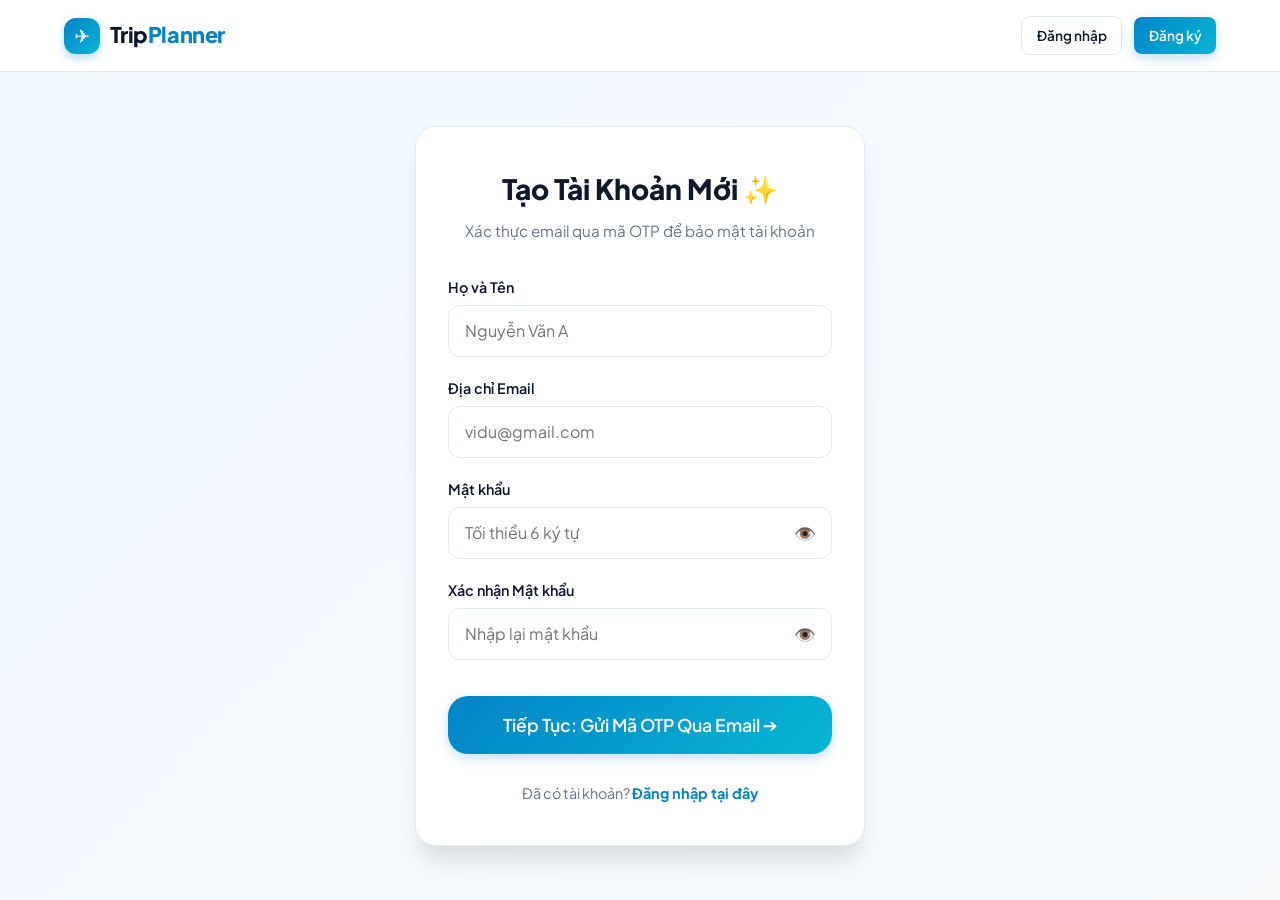
<file: register.html>
<!DOCTYPE html>
<html lang="vi">

<head>
  <meta charset="UTF-8">
  <meta name="viewport" content="width=device-width, initial-scale=1.0">
  <meta name="description" content="Đăng ký tài khoản Smart Trip Planner miễn phí với xác thực OTP bảo mật.">
  <title>Đăng Ký Tài Khoản - Smart Trip Planner</title>
  
  <!-- CSS Stylesheets -->
  <link rel="stylesheet" href="assets/css/style.css?v=2.2">
  <link rel="stylesheet" href="assets/css/animation.css?v=2.2">
  <link rel="stylesheet" href="assets/css/responsive.css?v=2.2">
  <link rel="stylesheet" href="assets/css/auth.css?v=2.2">
</head>
<body>

  <!-- Header (Khang) -->
  <header class="site-header">
    <div class="container">
      <nav class="navbar">
        <a href="index.html" class="brand-logo">
          <div class="logo-icon">✈️</div>
          <span>Trip<span>Planner</span></span>
        </a>
        <div class="nav-actions">
          <a href="login.html" class="btn btn-outline btn-sm">Đăng nhập</a>
        </div>
      </nav>
    </div>
  </header>

  <!-- Auth Content (Huy & Khang) -->
  <main class="auth-page-wrapper">
    <div class="auth-card animate-fade-in-up" id="registerCard">
      <div class="auth-header">
        <h1 class="auth-title">Tạo Tài Khoản Mới ✨</h1>
        <p class="auth-subtitle">Xác thực email qua mã OTP để bảo mật tài khoản</p>
      </div>

      <!-- BƯỚC 1: ĐIỀN THÔNG TIN ĐĂNG KÝ -->
      <div id="regStep1">
        <!-- Khung thông báo lỗi trực tiếp -->
        <div id="registerAlert" class="auth-alert error" style="display: none;">
          <span class="auth-alert-icon">⚠️</span>
          <span id="registerAlertText" class="auth-alert-text"></span>
        </div>

        <form id="registerForm" onsubmit="handleRegisterStep1(event)">
          <div class="form-group">
            <label class="form-label" for="regName">Họ và Tên</label>
            <input type="text" id="regName" class="form-control" placeholder="Nguyễn Văn A" required autocomplete="name">
          </div>

          <div class="form-group">
            <label class="form-label" for="regEmail">Địa chỉ Email</label>
            <input type="email" id="regEmail" class="form-control" placeholder="vidu@gmail.com" required autocomplete="email">
          </div>

          <div class="form-group">
            <label class="form-label" for="regPassword">Mật khẩu</label>
            <div class="password-input-group">
              <input type="password" id="regPassword" class="form-control" placeholder="Tối thiểu 6 ký tự" minlength="6" required autocomplete="new-password">
              <button type="button" class="password-toggle-btn" onclick="togglePasswordVisibility('regPassword', this)">👁️</button>
            </div>
          </div>

          <div class="form-group">
            <label class="form-label" for="regConfirmPassword">Xác nhận Mật khẩu</label>
            <div class="password-input-group">
              <input type="password" id="regConfirmPassword" class="form-control" placeholder="Nhập lại mật khẩu" required autocomplete="new-password">
              <button type="button" class="password-toggle-btn" onclick="togglePasswordVisibility('regConfirmPassword', this)">👁️</button>
            </div>
          </div>

          <button type="submit" class="btn btn-primary btn-lg" style="width: 100%; margin-top: 1rem;" id="btnRegisterSubmit">
            Tiếp Tục: Gửi Mã OTP Qua Email ➔
          </button>
        </form>
      </div>

      <!-- BƯỚC 2: NHẬP MÃ OTP ĐỂ HOÀN TẤT ĐĂNG KÝ -->
      <div id="regStep2" style="display: none;">
        <div class="otp-notice-box">
          <p style="margin: 0; font-size: 0.95rem; color: #065f46; font-weight: 600;">
            📩 Hệ thống đã gửi mã OTP đến hộp thư: <br>
            <strong id="displayRegTargetEmail" style="font-size: 1.05rem; color: #047857;"></strong>
          </p>
          <div style="margin-top: 0.75rem; font-size: 0.85rem; color: #047857; background: #e6f4ea; padding: 0.6rem 0.85rem; border-radius: 8px; line-height: 1.5;">
            👉 <strong>Vui lòng mở ứng dụng Gmail</strong> của bạn, kiểm tra hộp thư đến để lấy mã OTP nhập vào bên dưới.
          </div>
        </div>

        <div id="registerAlertStep2" class="auth-alert error" style="display: none;">
          <span class="auth-alert-icon">⚠️</span>
          <span id="registerAlertStep2Text" class="auth-alert-text"></span>
        </div>

        <form id="verifyRegisterForm" onsubmit="handleVerifyRegister(event)">
          <div class="form-group">
            <label class="form-label" for="regOtp">Nhập mã OTP (6 chữ số)</label>
            <input type="text" id="regOtp" class="form-control" placeholder="______" maxlength="6" pattern="[0-9]{6}" required style="letter-spacing: 8px; font-weight: bold; font-size: 1.35rem; text-align: center;">
          </div>

          <button type="submit" class="btn btn-primary btn-lg" style="width: 100%; margin-top: 0.5rem;" id="btnVerifyRegSubmit">
            Xác Nhận OTP & Tạo Tài Khoản 🚀
          </button>

          <div style="display: flex; justify-content: space-between; align-items: center; margin-top: 1.25rem; font-size: 0.88rem;">
            <button type="button" class="btn btn-secondary btn-sm" onclick="backToRegStep1()">
              ← Sửa thông tin
            </button>
            <button type="button" class="btn btn-outline btn-sm" id="btnResendRegOtp" onclick="resendRegisterOtp()">
              🔄 Gửi lại mã OTP
            </button>
          </div>
        </form>
      </div>

      <div class="auth-footer-text">
        Đã có tài khoản? <a href="login.html">Đăng nhập tại đây</a>
      </div>
    </div>
  </main>

  <!-- Scripts -->
  <script src="assets/js/main.js?v=2.2"></script>
  <script src="assets/js/auth.js?v=2.2"></script>
</body>
</html>
</file>
<file: assets/css/style.css>
@import url('https://fonts.googleapis.com/css2?family=Plus+Jakarta+Sans:ital,wght@0,300;0,400;0,500;0,600;0,700;0,800;1,400&display=swap');

/* --- CSS VARIABLES & TOKENS --- */
:root {
  /* Brand Colors */
  --primary: #0284c7;
  --primary-hover: #0369a1;
  --primary-light: #e0f2fe;
  --primary-gradient: linear-gradient(135deg, #0284c7 0%, #06b6d4 100%);
  
  --secondary: #10b981;
  --secondary-hover: #059669;
  --secondary-light: #d1fae5;
  
  --accent: #f97316;
  --accent-hover: #ea580c;
  --accent-light: #ffedd5;
  
  /* Neutral Colors */
  --bg-main: #f8fafc;
  --bg-surface: #ffffff;
  --bg-alt: #f1f5f9;
  
  --text-main: #0f172a;
  --text-muted: #64748b;
  --text-subtle: #94a3b8;
  --text-white: #ffffff;
  
  --border-light: #e2e8f0;
  --border-focus: #38bdf8;
  
  /* Status Colors */
  --success: #22c55e;
  --warning: #f59e0b;
  --danger: #ef4444;
  --info: #3b82f6;

  /* Typography */
  --font-family: 'Plus Jakarta Sans', system-ui, -apple-system, BlinkMacSystemFont, 'Segoe UI', Roboto, sans-serif;
  
  /* Spacing */
  --container-max: 1200px;
  --header-height: 72px;
  --radius-sm: 8px;
  --radius-md: 12px;
  --radius-lg: 20px;
  --radius-full: 9999px;

  /* Shadows */
  --shadow-sm: 0 1px 2px 0 rgb(0 0 0 / 0.05);
  --shadow-md: 0 4px 6px -1px rgb(0 0 0 / 0.07), 0 2px 4px -2px rgb(0 0 0 / 0.05);
  --shadow-lg: 0 10px 15px -3px rgb(0 0 0 / 0.08), 0 4px 6px -4px rgb(0 0 0 / 0.03);
  --shadow-xl: 0 20px 25px -5px rgb(0 0 0 / 0.1), 0 8px 10px -6px rgb(0 0 0 / 0.04);
  --shadow-card-hover: 0 20px 30px -10px rgba(2, 132, 199, 0.15);

  /* Transitions */
  --transition-fast: 0.15s ease;
  --transition-normal: 0.25s cubic-bezier(0.4, 0, 0.2, 1);
  --transition-slow: 0.4s cubic-bezier(0.4, 0, 0.2, 1);
}

/* --- RESET & BASE STYLES --- */
*, *::before, *::after {
  box-sizing: border-box;
  margin: 0;
  padding: 0;
}

html {
  scroll-behavior: smooth;
  font-size: 16px;
}

body {
  font-family: var(--font-family);
  background-color: var(--bg-main);
  color: var(--text-main);
  line-height: 1.6;
  -webkit-font-smoothing: antialiased;
  -moz-osx-font-smoothing: grayscale;
  min-height: 100vh;
  display: flex;
  flex-direction: column;
}

main {
  flex: 1;
}

a {
  color: inherit;
  text-decoration: none;
  transition: color var(--transition-fast);
}

img {
  max-width: 100%;
  height: auto;
  display: block;
}

button, input, select, textarea {
  font: inherit;
}

button {
  cursor: pointer;
  border: none;
  background: none;
}

ul, ol {
  list-style: none;
}

/* --- LAYOUT UTILITIES --- */
.container {
  width: 100%;
  max-width: var(--container-max);
  margin-left: auto;
  margin-right: auto;
  padding-left: 1.5rem;
  padding-right: 1.5rem;
}

.section {
  padding: 5rem 0;
}

.section-alt {
  background-color: var(--bg-alt);
}

.section-header {
  text-align: center;
  max-width: 640px;
  margin: 0 auto 3.5rem auto;
}

.section-tag {
  display: inline-block;
  font-size: 0.85rem;
  font-weight: 700;
  text-transform: uppercase;
  letter-spacing: 0.08em;
  color: var(--primary);
  background-color: var(--primary-light);
  padding: 0.35rem 0.9rem;
  border-radius: var(--radius-full);
  margin-bottom: 0.75rem;
}

.section-title {
  font-size: 2.25rem;
  font-weight: 800;
  line-height: 1.25;
  color: var(--text-main);
  margin-bottom: 1rem;
}

.section-subtitle {
  font-size: 1.05rem;
  color: var(--text-muted);
  line-height: 1.6;
}

/* --- BUTTONS --- */
.btn {
  display: inline-flex;
  align-items: center;
  justify-content: center;
  gap: 0.5rem;
  font-weight: 600;
  font-size: 0.95rem;
  padding: 0.75rem 1.5rem;
  border-radius: var(--radius-md);
  transition: all var(--transition-normal);
  text-align: center;
  white-space: nowrap;
}

.btn-primary {
  background: var(--primary-gradient);
  color: var(--text-white);
  box-shadow: 0 4px 12px rgba(2, 132, 199, 0.25);
}

.btn-primary:hover {
  background: linear-gradient(135deg, #0369a1 0%, #0891b2 100%);
  box-shadow: 0 6px 20px rgba(2, 132, 199, 0.35);
  transform: translateY(-2px);
}

.btn-secondary {
  background-color: var(--secondary);
  color: var(--text-white);
  box-shadow: 0 4px 12px rgba(16, 185, 129, 0.25);
}

.btn-secondary:hover {
  background-color: var(--secondary-hover);
  transform: translateY(-2px);
}

.btn-accent {
  background-color: var(--accent);
  color: var(--text-white);
  box-shadow: 0 4px 12px rgba(249, 115, 22, 0.3);
}

.btn-accent:hover {
  background-color: var(--accent-hover);
  transform: translateY(-2px);
}

.btn-outline {
  border: 1.5px solid var(--border-light);
  background-color: var(--bg-surface);
  color: var(--text-main);
}

.btn-outline:hover {
  border-color: var(--primary);
  color: var(--primary);
  background-color: var(--primary-light);
}

.btn-white {
  background-color: #ffffff;
  color: var(--primary);
  box-shadow: var(--shadow-md);
}

.btn-white:hover {
  background-color: #f8fafc;
  transform: translateY(-2px);
  box-shadow: var(--shadow-lg);
}

.btn-sm {
  padding: 0.45rem 0.9rem;
  font-size: 0.85rem;
  border-radius: var(--radius-sm);
}

.btn-lg {
  padding: 0.95rem 2rem;
  font-size: 1.1rem;
  border-radius: var(--radius-lg);
}

/* Nút Thả Tim Yêu Thích */
.btn-fav {
  width: 36px;
  height: 36px;
  border-radius: var(--radius-full);
  background: rgba(255, 255, 255, 0.9);
  backdrop-filter: blur(4px);
  color: #94a3b8;
  display: flex;
  align-items: center;
  justify-content: center;
  font-size: 1.1rem;
  transition: all var(--transition-fast);
  box-shadow: var(--shadow-sm);
  z-index: 5;
}

.btn-fav:hover {
  transform: scale(1.15);
  color: #ef4444;
}

.btn-fav.active {
  color: #ef4444;
  background: #ffffff;
  box-shadow: 0 4px 12px rgba(239, 68, 68, 0.3);
}

/* --- BADGES & TAGS --- */
.badge {
  display: inline-flex;
  align-items: center;
  gap: 0.3rem;
  font-size: 0.75rem;
  font-weight: 700;
  padding: 0.25rem 0.65rem;
  border-radius: var(--radius-full);
}

.badge-primary { background: var(--primary-light); color: var(--primary); }
.badge-secondary { background: var(--secondary-light); color: var(--secondary); }
.badge-accent { background: var(--accent-light); color: var(--accent); }
.badge-warning { background: #fef3c7; color: #b45309; }

/* --- HEADER & NAVBAR --- */
.site-header {
  position: sticky;
  top: 0;
  z-index: 1000;
  background-color: rgba(255, 255, 255, 0.95);
  backdrop-filter: blur(12px);
  border-bottom: 1px solid var(--border-light);
  height: var(--header-height);
  display: flex;
  align-items: center;
  transition: all var(--transition-normal);
}

.site-header.scrolled {
  box-shadow: var(--shadow-md);
  height: 64px;
}

.navbar {
  display: flex;
  align-items: center;
  justify-content: space-between;
  width: 100%;
}

.brand-logo {
  display: flex;
  align-items: center;
  gap: 0.6rem;
  font-size: 1.35rem;
  font-weight: 800;
  color: var(--text-main);
  letter-spacing: -0.02em;
}

.brand-logo .logo-icon {
  width: 36px;
  height: 36px;
  background: var(--primary-gradient);
  color: white;
  border-radius: var(--radius-md);
  display: flex;
  align-items: center;
  justify-content: center;
  font-size: 1.2rem;
  box-shadow: 0 4px 10px rgba(2, 132, 199, 0.3);
}

.brand-logo span span {
  color: var(--primary);
}

.nav-links {
  display: flex;
  align-items: center;
  gap: 1.75rem;
}

.nav-link {
  font-weight: 600;
  font-size: 0.95rem;
  color: var(--text-muted);
  position: relative;
  padding: 0.3rem 0;
}

.nav-link:hover, .nav-link.active {
  color: var(--primary);
}

.nav-link.active::after {
  content: '';
  position: absolute;
  bottom: -4px;
  left: 0;
  width: 100%;
  height: 2.5px;
  background: var(--primary-gradient);
  border-radius: var(--radius-full);
}

.nav-actions {
  display: flex;
  align-items: center;
  gap: 0.75rem;
}

.user-menu-btn {
  display: flex;
  align-items: center;
  gap: 0.5rem;
  padding: 0.35rem 0.75rem;
  background-color: var(--bg-alt);
  border-radius: var(--radius-full);
  font-weight: 600;
  font-size: 0.9rem;
}

.user-avatar {
  width: 32px;
  height: 32px;
  border-radius: var(--radius-full);
  background: var(--primary-gradient);
  color: white;
  display: flex;
  align-items: center;
  justify-content: center;
  font-weight: 700;
  font-size: 0.85rem;
}

.mobile-toggle {
  display: none;
  font-size: 1.5rem;
  color: var(--text-main);
  background: none;
  padding: 0.4rem;
}

.mobile-actions {
  display: none;
}

/* --- FOOTER --- */
.site-footer {
  background-color: #0f172a;
  color: #94a3b8;
  padding: 4.5rem 0 2rem 0;
  border-top: 1px solid #1e293b;
  margin-top: auto;
}

.footer-grid {
  display: grid;
  grid-template-columns: 2fr 1fr 1fr 1.5fr;
  gap: 3rem;
  margin-bottom: 3.5rem;
}

.footer-brand .brand-logo {
  color: #ffffff;
  margin-bottom: 1rem;
}

.footer-desc {
  font-size: 0.95rem;
  line-height: 1.6;
  margin-bottom: 1.5rem;
  max-width: 340px;
}

.footer-heading {
  color: #ffffff;
  font-size: 1.05rem;
  font-weight: 700;
  margin-bottom: 1.25rem;
}

.footer-links li {
  margin-bottom: 0.75rem;
}

.footer-links a {
  font-size: 0.9rem;
  color: #94a3b8;
  transition: color var(--transition-fast);
}

.footer-links a:hover {
  color: #38bdf8;
  padding-left: 4px;
}

.footer-socials {
  display: flex;
  gap: 0.75rem;
}

.social-btn {
  width: 38px;
  height: 38px;
  border-radius: var(--radius-md);
  background-color: #1e293b;
  color: #ffffff;
  display: flex;
  align-items: center;
  justify-content: center;
  transition: all var(--transition-fast);
}

.social-btn:hover {
  background-color: var(--primary);
  transform: translateY(-3px);
}

.footer-bottom {
  padding-top: 2rem;
  border-top: 1px solid #1e293b;
  display: flex;
  align-items: center;
  justify-content: space-between;
  font-size: 0.85rem;
}

/* --- CARDS & GRID COMPONENTS --- */
.card {
  background-color: var(--bg-surface);
  border-radius: var(--radius-lg);
  border: 1px solid var(--border-light);
  overflow: hidden;
  box-shadow: var(--shadow-sm);
  transition: all var(--transition-normal);
}

.card:hover {
  transform: translateY(-5px);
  box-shadow: var(--shadow-card-hover);
  border-color: #bae6fd;
}

.destination-grid {
  display: grid;
  grid-template-columns: repeat(auto-fill, minmax(280px, 1fr));
  gap: 1.75rem;
}

.destination-card {
  position: relative;
  display: flex;
  flex-direction: column;
}

.destination-card .card-media {
  position: relative;
  height: 220px;
  overflow: hidden;
}

.destination-card .card-media img {
  width: 100%;
  height: 100%;
  object-fit: cover;
  transition: transform var(--transition-slow);
}

.destination-card:hover .card-media img {
  transform: scale(1.06);
}

.destination-card .card-badge {
  position: absolute;
  top: 1rem;
  left: 1rem;
  z-index: 2;
}

.destination-card .card-fav-btn {
  position: absolute;
  top: 1rem;
  right: 1rem;
}

.destination-card .card-rating {
  position: absolute;
  bottom: 1rem;
  right: 1rem;
  background-color: rgba(15, 23, 42, 0.75);
  backdrop-filter: blur(6px);
  color: #fde047;
  font-weight: 700;
  font-size: 0.85rem;
  padding: 0.3rem 0.6rem;
  border-radius: var(--radius-full);
  display: flex;
  align-items: center;
  gap: 0.25rem;
}

.destination-card .card-body {
  padding: 1.25rem;
  display: flex;
  flex-direction: column;
  flex: 1;
}

.destination-card .card-location {
  display: flex;
  align-items: center;
  gap: 0.35rem;
  font-size: 0.85rem;
  color: var(--primary);
  font-weight: 600;
  margin-bottom: 0.35rem;
}

.destination-card .card-title {
  font-size: 1.15rem;
  font-weight: 700;
  margin-bottom: 0.5rem;
  color: var(--text-main);
}

.destination-card .card-desc {
  font-size: 0.9rem;
  color: var(--text-muted);
  line-height: 1.5;
  margin-bottom: 1rem;
  display: -webkit-box;
  -webkit-line-clamp: 2;
  -webkit-box-orient: vertical;
  overflow: hidden;
}

.destination-card .card-footer {
  margin-top: auto;
  padding-top: 0.85rem;
  border-top: 1px solid var(--border-light);
  display: flex;
  align-items: center;
  justify-content: space-between;
}

.destination-card .card-price {
  display: flex;
  flex-direction: column;
}

.destination-card .price-label {
  font-size: 0.75rem;
  color: var(--text-muted);
}

.destination-card .price-value {
  font-size: 1.05rem;
  font-weight: 800;
  color: var(--accent);
}

/* --- FORMS & INPUTS --- */
.form-group {
  margin-bottom: 1.25rem;
  display: flex;
  flex-direction: column;
  gap: 0.4rem;
}

.form-label {
  font-size: 0.9rem;
  font-weight: 600;
  color: var(--text-main);
}

.form-control {
  width: 100%;
  padding: 0.75rem 1rem;
  border: 1.5px solid var(--border-light);
  border-radius: var(--radius-md);
  background-color: var(--bg-surface);
  color: var(--text-main);
  transition: all var(--transition-fast);
  outline: none;
}

.form-control:focus {
  border-color: var(--border-focus);
  box-shadow: 0 0 0 3px rgba(56, 189, 248, 0.2);
}

/* --- STAR RATING COMPONENT --- */
.star-rating {
  display: inline-flex;
  gap: 0.35rem;
  font-size: 1.5rem;
  cursor: pointer;
  color: #cbd5e1;
}

.star-rating .star {
  transition: color var(--transition-fast);
}

.star-rating .star:hover,
.star-rating .star.selected {
  color: #f59e0b;
}

/* --- CHECKLIST COMPONENT --- */
.checklist-item {
  display: flex;
  align-items: center;
  gap: 0.75rem;
  padding: 0.75rem 1rem;
  background: var(--bg-surface);
  border: 1px solid var(--border-light);
  border-radius: var(--radius-md);
  margin-bottom: 0.6rem;
  transition: all var(--transition-fast);
}

.checklist-item.checked {
  background: var(--bg-alt);
  opacity: 0.7;
}

.checklist-item.checked .checklist-text {
  text-decoration: line-through;
  color: var(--text-muted);
}

.checklist-checkbox {
  width: 20px;
  height: 20px;
  accent-color: var(--secondary);
  cursor: pointer;
}

.progress-bar-wrap {
  background: #e2e8f0;
  border-radius: var(--radius-full);
  height: 10px;
  overflow: hidden;
  margin: 1rem 0;
}

.progress-bar-fill {
  height: 100%;
  background: var(--secondary);
  transition: width 0.4s ease;
}

/* --- PRINT OPTIMIZATION --- */
@media print {
  .site-header, .site-footer, .btn, .nav-actions, .mobile-toggle, .toast-container {
    display: none !important;
  }

  body {
    background: #ffffff !important;
    color: #000000 !important;
  }

  .container {
    max-width: 100% !important;
    padding: 0 !important;
  }

  .card, .itinerary-card, .result-day-card {
    box-shadow: none !important;
    border: 1px solid #cccccc !important;
    break-inside: avoid;
  }
}
</file>
<file: assets/css/animation.css>
@keyframes fadeIn {
  from {
    opacity: 0;
  }
  to {
    opacity: 1;
  }
}

@keyframes fadeInUp {
  from {
    opacity: 0;
    transform: translateY(24px);
  }
  to {
    opacity: 1;
    transform: translateY(0);
  }
}

@keyframes fadeInDown {
  from {
    opacity: 0;
    transform: translateY(-20px);
  }
  to {
    opacity: 1;
    transform: translateY(0);
  }
}

@keyframes floatSlow {
  0%, 100% {
    transform: translateY(0);
  }
  50% {
    transform: translateY(-10px);
  }
}

@keyframes pulseSoft {
  0%, 100% {
    transform: scale(1);
    opacity: 1;
  }
  50% {
    transform: scale(1.04);
    opacity: 0.9;
  }
}

@keyframes spin {
  from {
    transform: rotate(0deg);
  }
  to {
    transform: rotate(360deg);
  }
}

@keyframes slideUpToast {
  from {
    opacity: 0;
    transform: translateY(20px);
  }
  to {
    opacity: 1;
    transform: translateY(0);
  }
}

@keyframes shimmer {
  0% {
    background-position: -200% 0;
  }
  100% {
    background-position: 200% 0;
  }
}

/* --- ANIMATION UTILITY CLASSES --- */
.animate-fade-in {
  animation: fadeIn 0.5s ease forwards;
}

.animate-fade-in-up {
  animation: fadeInUp 0.6s cubic-bezier(0.16, 1, 0.3, 1) forwards;
}

.animate-float {
  animation: floatSlow 4s ease-in-out infinite;
}

.animate-pulse-soft {
  animation: pulseSoft 2.5s ease-in-out infinite;
}

.animate-spin {
  animation: spin 1s linear infinite;
}

/* Stagger Animation Delays */
.delay-100 { animation-delay: 100ms; }
.delay-200 { animation-delay: 200ms; }
.delay-300 { animation-delay: 300ms; }
.delay-400 { animation-delay: 400ms; }
.delay-500 { animation-delay: 500ms; }

/* Micro-interactions */
.hover-lift {
  transition: transform var(--transition-normal), box-shadow var(--transition-normal);
}

.hover-lift:hover {
  transform: translateY(-4px);
  box-shadow: var(--shadow-lg);
}

.hover-scale {
  transition: transform var(--transition-fast);
}

.hover-scale:hover {
  transform: scale(1.03);
}
</file>
<file: assets/css/responsive.css>
/* --- TABLET & SMALL DESKTOP (<= 1024px) --- */
@media (max-width: 1024px) {
  .section {
    padding: 3.5rem 0;
  }

  .footer-grid {
    grid-template-columns: 1.5fr 1fr 1fr;
    gap: 2rem;
  }

  .footer-grid .footer-col:last-child {
    grid-column: span 3;
  }
}

/* --- MOBILE & TABLET (<= 768px) --- */
@media (max-width: 768px) {
  :root {
    --header-height: 64px;
  }

  .section-title {
    font-size: 1.75rem;
  }

  .section-subtitle {
    font-size: 0.95rem;
  }

  /* Mobile Navbar */
  .mobile-toggle {
    display: block;
  }

  .nav-links {
    position: fixed;
    top: var(--header-height);
    left: 0;
    width: 100%;
    background-color: var(--bg-surface);
    flex-direction: column;
    padding: 1.5rem;
    gap: 1.25rem;
    border-bottom: 1px solid var(--border-light);
    box-shadow: var(--shadow-lg);
    transform: translateY(-150%);
    opacity: 0;
    pointer-events: none;
    transition: all var(--transition-normal);
  }

  .nav-links.active {
    transform: translateY(0);
    opacity: 1;
    pointer-events: auto;
  }

  .nav-link {
    font-size: 1.05rem;
    width: 100%;
    padding: 0.5rem 0;
  }

  .nav-actions {
    display: none; /* Can be placed inside mobile menu if opened */
  }

  .nav-links .mobile-actions {
    display: flex;
    flex-direction: column;
    width: 100%;
    gap: 0.75rem;
    margin-top: 1rem;
    padding-top: 1rem;
    border-top: 1px solid var(--border-light);
  }

  /* Grid Adjustments */
  .destination-grid {
    grid-template-columns: 1fr;
    gap: 1.25rem;
  }

  .footer-grid {
    grid-template-columns: 1fr;
    gap: 2rem;
  }

  .footer-grid .footer-col:last-child {
    grid-column: auto;
  }

  .footer-bottom {
    flex-direction: column;
    gap: 1rem;
    text-align: center;
  }

  /* Buttons */
  .btn-lg {
    padding: 0.8rem 1.5rem;
    font-size: 1rem;
  }

  .toast-container {
    left: 1rem;
    right: 1rem;
    bottom: 1rem;
  }

  .toast {
    min-width: unset;
    width: 100%;
  }
}

/* --- SMALL MOBILE (<= 480px) --- */
@media (max-width: 480px) {
  .section-title {
    font-size: 1.5rem;
  }

  .container {
    padding-left: 1rem;
    padding-right: 1rem;
  }

  .brand-logo {
    font-size: 1.15rem;
  }

  .brand-logo .logo-icon {
    width: 32px;
    height: 32px;
    font-size: 1rem;
  }
}
</file>
<file: assets/css/itinerary.css>
.tab-nav-bar {
  display: flex;
  gap: 0.5rem;
  border-bottom: 2px solid var(--border-light);
  margin-bottom: 2rem;
  overflow-x: auto;
}

.itinerary-tab-btn {
  padding: 0.85rem 1.5rem;
  font-weight: 700;
  font-size: 0.95rem;
  color: var(--text-muted);
  border-bottom: 3px solid transparent;
  margin-bottom: -2px;
  cursor: pointer;
  transition: all var(--transition-fast);
  white-space: nowrap;
}

.itinerary-tab-btn.active {
  color: var(--primary);
  border-bottom-color: var(--primary);
}

.itinerary-card {
  background: var(--bg-surface);
  border: 1px solid var(--border-light);
  border-radius: var(--radius-lg);
  overflow: hidden;
  margin-bottom: 2rem;
  box-shadow: var(--shadow-sm);
  transition: all var(--transition-normal);
}

.itinerary-card:hover {
  box-shadow: var(--shadow-md);
  border-color: #bae6fd;
}

.itinerary-card-header {
  display: flex;
  justify-content: space-between;
  align-items: center;
  padding: 1.5rem;
  background: #fafafa;
  border-bottom: 1px solid var(--border-light);
  flex-wrap: wrap;
  gap: 1rem;
}

.itinerary-card-body {
  padding: 1.75rem;
}

.trip-meta-badge {
  display: inline-flex;
  align-items: center;
  gap: 0.35rem;
  font-size: 0.85rem;
  font-weight: 600;
  color: var(--text-muted);
  background: var(--bg-alt);
  padding: 0.3rem 0.75rem;
  border-radius: var(--radius-full);
}

.itinerary-actions {
  display: flex;
  gap: 0.5rem;
  flex-wrap: wrap;
}

/* Expense Table */
.expense-table {
  width: 100%;
  border-collapse: collapse;
  background: var(--bg-surface);
  border-radius: var(--radius-lg);
  overflow: hidden;
  border: 1px solid var(--border-light);
}

.expense-table th {
  background: var(--bg-alt);
  padding: 1rem;
  text-align: left;
  font-size: 0.85rem;
  font-weight: 700;
  color: var(--text-muted);
  border-bottom: 1px solid var(--border-light);
}
</file>
<file: assets/css/auth.css>
.auth-page-wrapper {
  min-height: calc(100vh - var(--header-height) - 100px);
  display: flex;
  align-items: center;
  justify-content: center;
  padding: 3rem 1rem;
  background: linear-gradient(135deg, #f0f9ff 0%, #f8fafc 100%);
}

.auth-card {
  background-color: var(--bg-surface);
  width: 100%;
  max-width: 450px;
  padding: 2.5rem 2rem;
  border-radius: var(--radius-lg);
  border: 1px solid var(--border-light);
  box-shadow: var(--shadow-xl);
}

.auth-header {
  text-align: center;
  margin-bottom: 2rem;
}

.auth-title {
  font-size: 1.75rem;
  font-weight: 800;
  color: var(--text-main);
  margin-bottom: 0.5rem;
}

.auth-subtitle {
  font-size: 0.95rem;
  color: var(--text-muted);
}

.password-input-group {
  position: relative;
  display: flex;
  align-items: center;
}

.password-toggle-btn {
  position: absolute;
  right: 0.75rem;
  background: none;
  border: none;
  font-size: 1.1rem;
  cursor: pointer;
  padding: 0.25rem;
  color: var(--text-muted);
}

.auth-footer-text {
  text-align: center;
  margin-top: 1.75rem;
  font-size: 0.9rem;
  color: var(--text-muted);
}

.auth-footer-text a {
  color: var(--primary);
  font-weight: 700;
}

/* Thông báo lỗi & cảnh báo nội tuyến trong Form */
.auth-alert {
  display: flex;
  align-items: center;
  gap: 0.6rem;
  padding: 0.75rem 1rem;
  border-radius: var(--radius-md);
  margin-bottom: 1.25rem;
  font-size: 0.9rem;
  font-weight: 500;
  animation: fadeIn 0.3s ease;
}

.auth-alert.error {
  background-color: #fef2f2;
  border: 1px solid #f87171;
  color: #dc2626;
}

.auth-alert.success {
  background-color: #ecfdf5;
  border: 1px solid #34d399;
  color: #059669;
}

.auth-alert-icon {
  font-size: 1.15rem;
  flex-shrink: 0;
}

.auth-alert-text {
  flex: 1;
  line-height: 1.4;
}

/* Hiệu ứng rung nhẹ khi nhập sai */
.auth-card.shake {
  animation: shakeAnimation 0.4s ease;
}

@keyframes shakeAnimation {
  0%, 100% { transform: translateX(0); }
  20%, 60% { transform: translateX(-8px); }
  40%, 80% { transform: translateX(8px); }
}

/* Modal Quên mật khẩu & OTP */
.auth-modal-overlay {
  position: fixed;
  top: 0;
  left: 0;
  right: 0;
  bottom: 0;
  background: rgba(15, 23, 42, 0.65);
  backdrop-filter: blur(4px);
  z-index: 9999;
  display: flex;
  align-items: center;
  justify-content: center;
  padding: 1rem;
}

.auth-modal-dialog {
  background: var(--bg-surface);
  border-radius: var(--radius-lg);
  max-width: 440px;
  width: 100%;
  box-shadow: var(--shadow-xl);
  border: 1px solid var(--border-light);
  overflow: hidden;
  animation: fadeInUp 0.3s cubic-bezier(0.16, 1, 0.3, 1);
}

.auth-modal-header {
  padding: 1.25rem 1.5rem;
  border-bottom: 1px solid var(--border-light);
  display: flex;
  align-items: center;
  justify-content: space-between;
}

.auth-modal-header h3 {
  margin: 0;
  font-size: 1.2rem;
  font-weight: 700;
  color: var(--text-main);
}

.auth-modal-close {
  background: transparent;
  border: none;
  font-size: 1.5rem;
  line-height: 1;
  color: var(--text-muted);
  cursor: pointer;
  padding: 0.25rem 0.5rem;
  border-radius: var(--radius-sm);
  transition: all 0.2s;
}

.auth-modal-close:hover {
  color: var(--text-main);
  background-color: var(--bg-alt);
}

.auth-modal-body {
  padding: 1.5rem;
}

.otp-notice-box {
  background: #ecfdf5;
  border: 1px dashed #10b981;
  padding: 0.85rem 1rem;
  border-radius: var(--radius-md);
  margin-bottom: 1.25rem;
  text-align: center;
}

.demo-otp-badge {
  display: inline-block;
  margin-top: 0.5rem;
  padding: 0.4rem 1rem;
  background: #047857;
  color: #fff;
  border-radius: 999px;
  font-weight: 700;
  font-size: 1.05rem;
  letter-spacing: 3px;
  box-shadow: 0 2px 4px rgba(0,0,0,0.1);
}
</file>
<file: assets/css/planner.css>
.planner-layout {
  display: grid;
  grid-template-columns: 380px 1fr;
  gap: 2.5rem;
  align-items: flex-start;
  margin-top: 2rem;
}

.form-card {
  background: var(--bg-surface);
  border: 1px solid var(--border-light);
  border-radius: var(--radius-lg);
  padding: 1.75rem;
  box-shadow: var(--shadow-md);
  position: sticky;
  top: calc(var(--header-height) + 1.5rem);
}

.result-day-card {
  background: var(--bg-surface);
  border: 1px solid var(--border-light);
  border-radius: var(--radius-lg);
  padding: 1.75rem;
  margin-bottom: 1.5rem;
  box-shadow: var(--shadow-sm);
}

.day-header {
  display: flex;
  justify-content: space-between;
  align-items: center;
  padding-bottom: 1rem;
  margin-bottom: 1.25rem;
  border-bottom: 1px solid var(--border-light);
}

.day-title {
  font-size: 1.25rem;
  font-weight: 800;
  color: var(--primary);
}

.schedule-item {
  display: flex;
  gap: 1rem;
  padding: 0.85rem 0;
  border-bottom: 1px dashed var(--border-light);
  align-items: center;
}

.schedule-item:last-child {
  border-bottom: none;
}

.schedule-time {
  font-size: 0.85rem;
  font-weight: 700;
  color: var(--text-muted);
  width: 120px;
  flex-shrink: 0;
}

.schedule-content {
  flex: 1;
}

.schedule-title {
  font-weight: 700;
  color: var(--text-main);
  font-size: 0.95rem;
}

.schedule-cost {
  font-size: 0.85rem;
  font-weight: 700;
  color: var(--accent);
}

.loading-spinner-box {
  display: none;
  text-align: center;
  padding: 4rem 1rem;
}

.budget-summary-badge {
  display: flex;
  justify-content: space-between;
  align-items: center;
  background: var(--primary-light);
  padding: 1rem 1.25rem;
  border-radius: var(--radius-md);
  margin-bottom: 1.5rem;
  font-weight: 700;
  color: var(--primary);
  flex-wrap: wrap;
  gap: 0.5rem;
}
</file>
<file: assets/css/profile.css>
.profile-layout {
  display: grid;
  grid-template-columns: 320px 1fr;
  gap: 2.5rem;
  margin-top: 2rem;
  align-items: flex-start;
}

.profile-card {
  background: var(--bg-surface);
  border: 1px solid var(--border-light);
  border-radius: var(--radius-lg);
  padding: 2rem;
  box-shadow: var(--shadow-sm);
  text-align: center;
  position: sticky;
  top: calc(var(--header-height) + 1.5rem);
}

.avatar-large {
  width: 96px;
  height: 96px;
  border-radius: var(--radius-full);
  background: var(--primary-gradient);
  color: white;
  font-size: 2.5rem;
  font-weight: 800;
  display: flex;
  align-items: center;
  justify-content: center;
  margin: 0 auto 1.25rem auto;
  box-shadow: 0 8px 20px rgba(2, 132, 199, 0.3);
}

.stats-badge-grid {
  display: grid;
  grid-template-columns: 1fr 1fr;
  gap: 0.75rem;
  margin-top: 1.5rem;
  padding-top: 1.5rem;
  border-top: 1px solid var(--border-light);
}

.stat-item {
  background: var(--bg-alt);
  padding: 0.85rem;
  border-radius: var(--radius-md);
  text-align: center;
}

.stat-number {
  font-size: 1.35rem;
  font-weight: 800;
  color: var(--primary);
}

.stat-label {
  font-size: 0.75rem;
  color: var(--text-muted);
  margin-top: 0.2rem;
}
</file>
